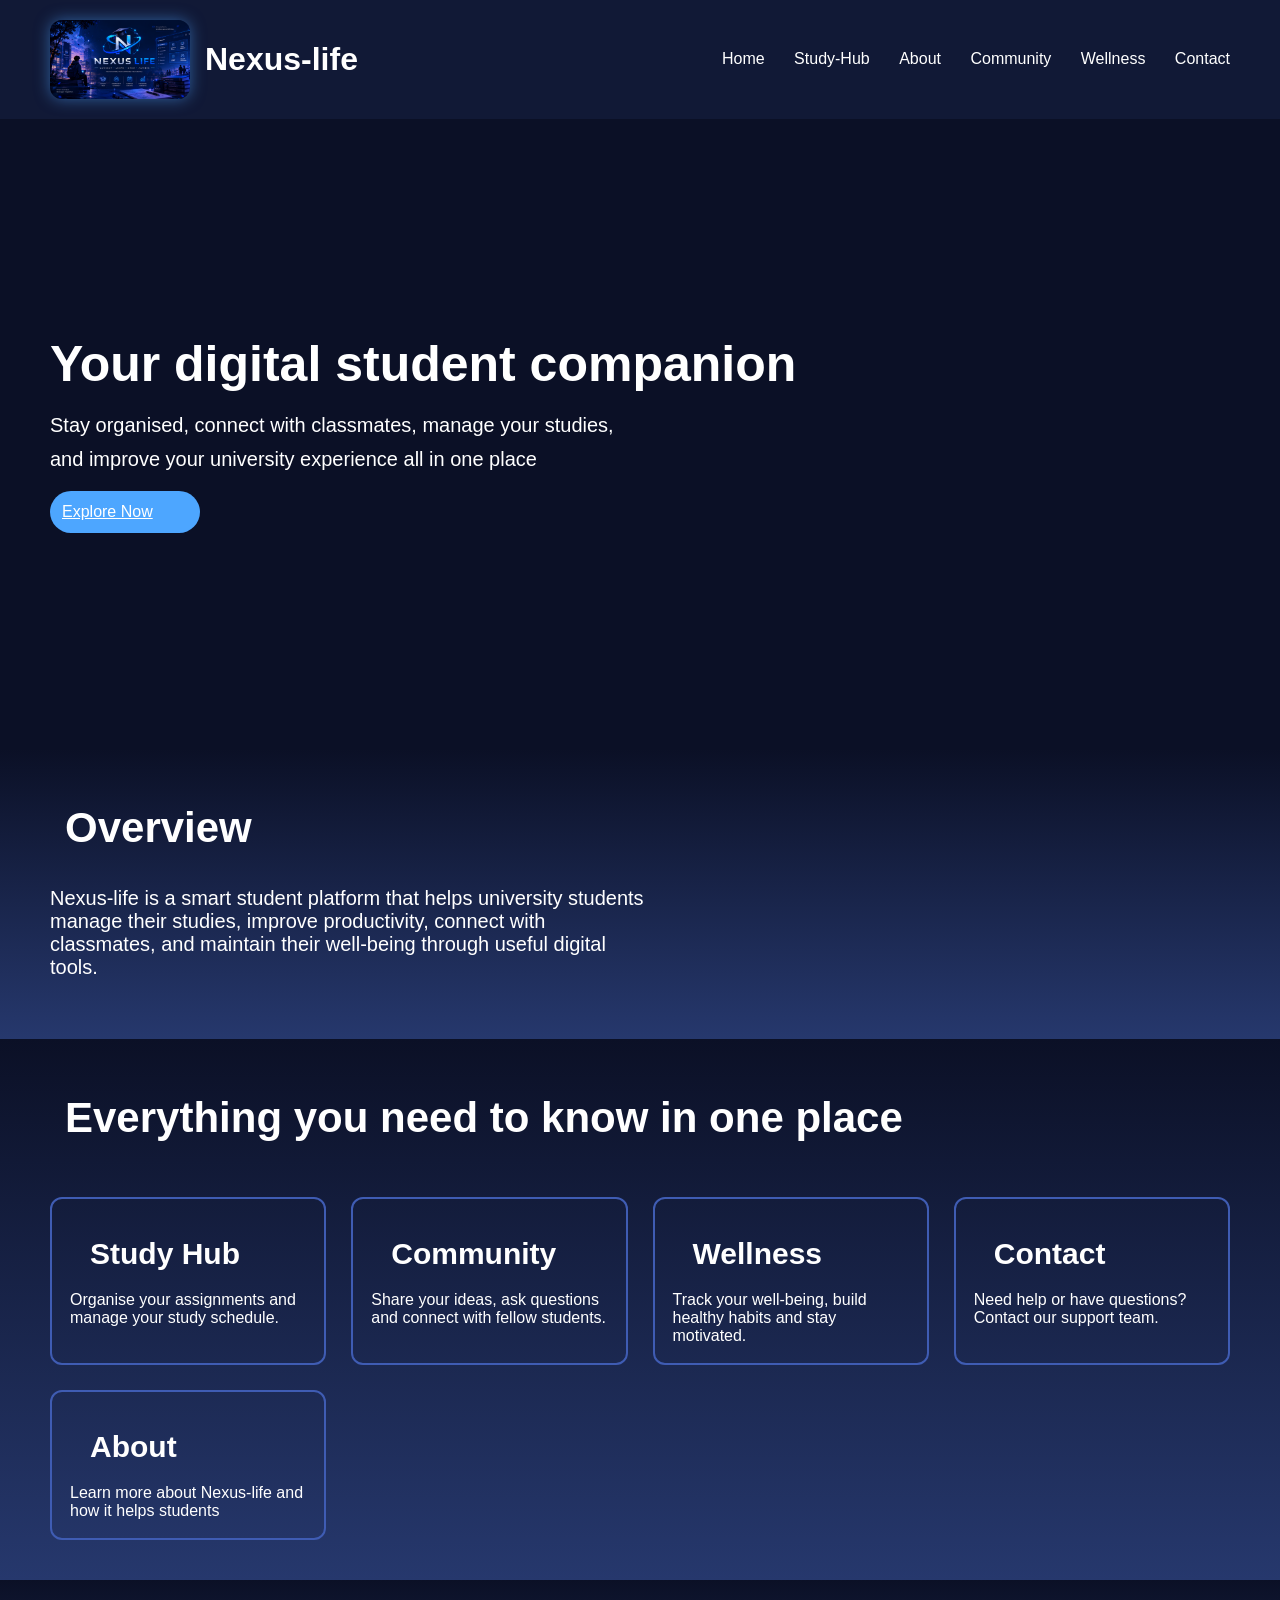
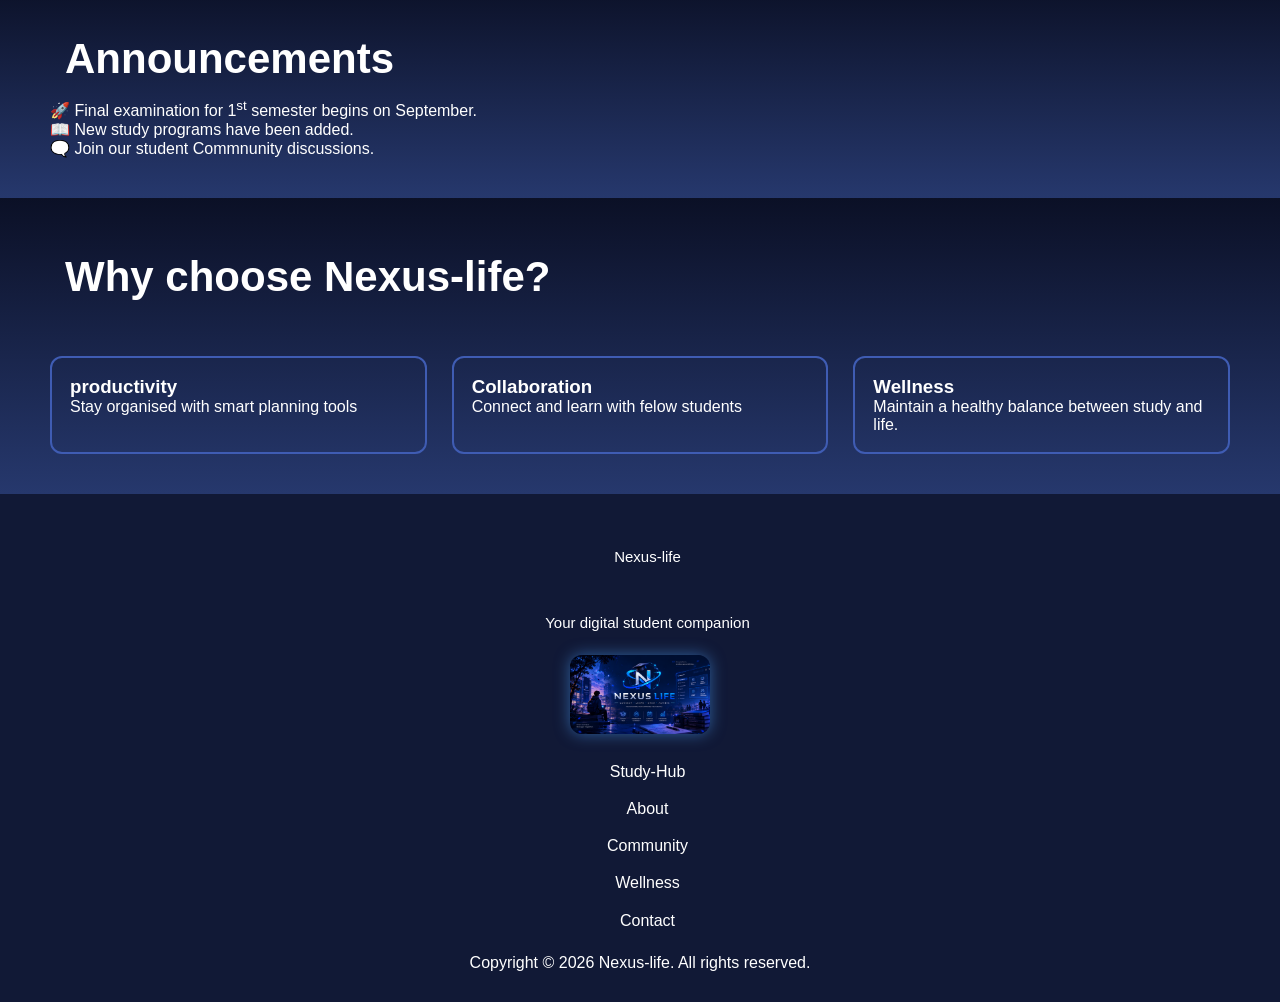
<file: index.html>
<!DOCTYPE html>
<html lang="en">

<head>
    <meta charset="UTF-8">
    <meta name="viewport" content="width=device-width, initial-scale=1.0">
    <title>Nexus-life | your digital student companion</title>
    <link rel="stylesheet" href="style.css">
</head>

<body>
    <header>
        <div class="brand">
            <img class="logo" src="nexus-img-logo.png" alt="Nexus-life logo">
            <h1>Nexus-life</h1>
        </div>
        <nav>
            <a href="index.html">Home</a>
            <a href="study.html">Study-Hub</a>
            <a href="about.html">About</a>
            <a href="community.html">Community</a>
            <a href="wellness.html">Wellness</a>
            <a href="contact.html">Contact</a>
        </nav>
    
    </header>
    <main>
        <section class="hero">
            <h2>Your digital student companion</h2>
            <p>Stay organised, connect with classmates, manage your studies, and improve your university experience all
                in one place</p>
            <a class="button" href="study.html">Explore Now</a>
        </section>
        <section class="overview">
            <h2>Overview</h2>
            <p>Nexus-life is a smart student platform that helps university students manage their studies, improve
                productivity, connect with classmates, and maintain their well-being through useful digital tools.</p>
        </section>
        <section class="features">
            <h2>Everything you need to know in one place</h2>
            <div class="feature-grid">
                <div class="feature-card">
                    <h3><a href="study.html">Study Hub</a></h3>
                    <p>Organise your assignments and manage your study schedule.</p>
                </div>
                <div class="feature-card">
                    <h3><a href="community.html">Community</a></h3>
                    <p>Share your ideas, ask questions and connect with fellow students.</p>
                </div>
                <div class="feature-card">
                    <h3><a href="wellness.html">Wellness</a></h3>
                    <p>Track your well-being, build healthy habits and stay motivated.</p>
                </div>
                <div class="feature-card">
                    <h3><a href="contact.html">Contact</a></h3>
                    <p>Need help or have questions? Contact our support team.</p>
                </div>
                <div class="feature-card">
                    <h3><a href="about.html">About</a></h3>
                    <p>Learn more about Nexus-life and how it helps students</p>
                </div>
            </div>
        </section>
        <section class="announcements">
            <h2>Announcements</h2>
            <ul>
                <li>🚀 Final examination for 1<sup>st</sup> semester begins on September.</li>
                <li>📖 New study programs have been added.</li>
                <li>🗨️ Join our student Commnunity discussions.</li>
            </ul>
        </section>
        <section class="nexus-life">
            <h2>Why choose Nexus-life?</h2>
            <div class="feature-grid">
                <div class="feature-card">
                    <h3>productivity</h3>
                    <p>Stay organised with smart planning tools</p>
                </div>
                <div class="feature-card">
                    <h3>Collaboration</h3>
                    <p>Connect and learn with felow students</p>
                </div>
                <div class="feature-card">
                    <h3>Wellness</h3>
                    <p>Maintain a healthy balance between study and life.</p>
                </div>
            </div>
        </section>
    </main>
    <footer>
        <p class="para">Nexus-life</p>
        <p class="para">Your digital student companion</p>
        <img id="imgs" src="nexus-img-logo.png" alt="nexus-img-logo">
        <ul id="names">
            <li><a href="study.html">Study-Hub</a></li>
            <li><a href="about.html">About</a></li>
            <li><a href="community.html">Community</a></li>
            <li><a href="wellness.html">Wellness</a></li>
            <li><a href="contact.html">Contact</a></li>
        </ul>
        <p id="foot"> Copyright &copy; 2026 Nexus-life. All rights reserved. </p>
    </footer>
    
</body>

</html>
</file>
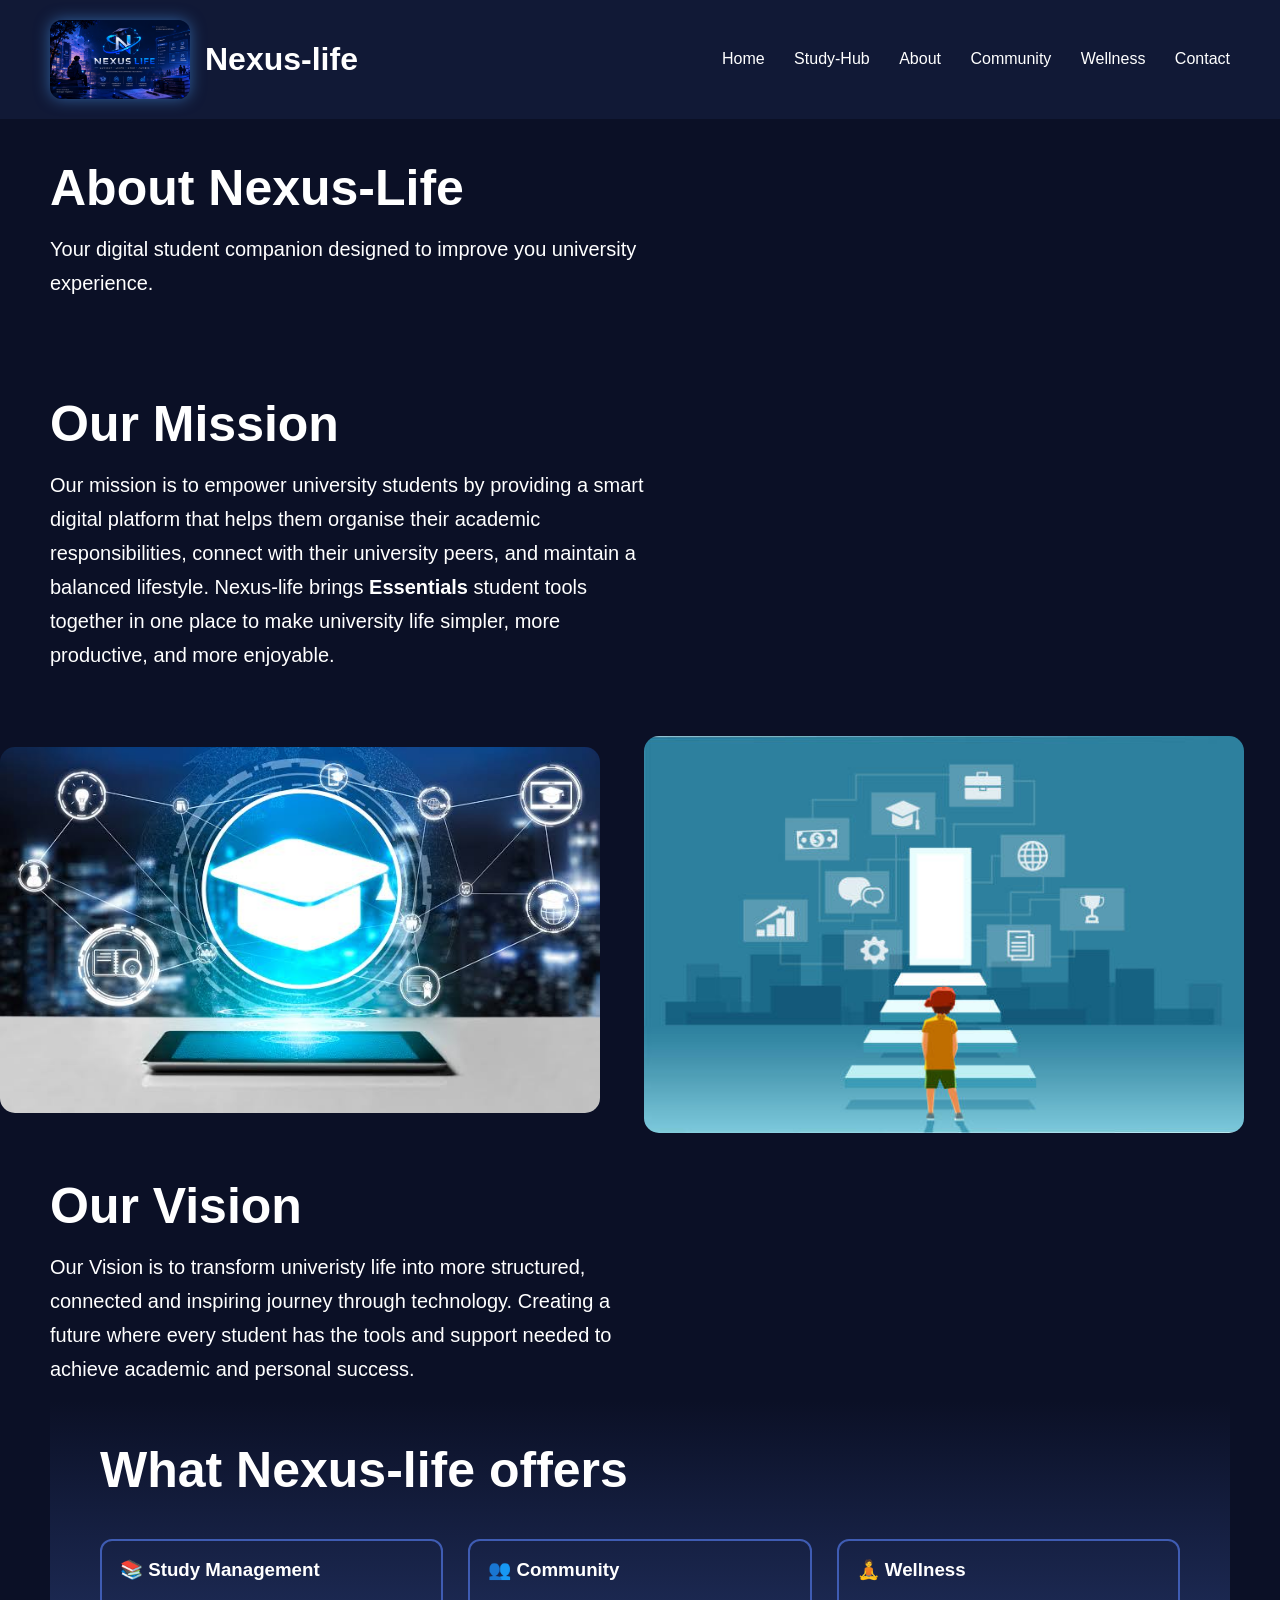
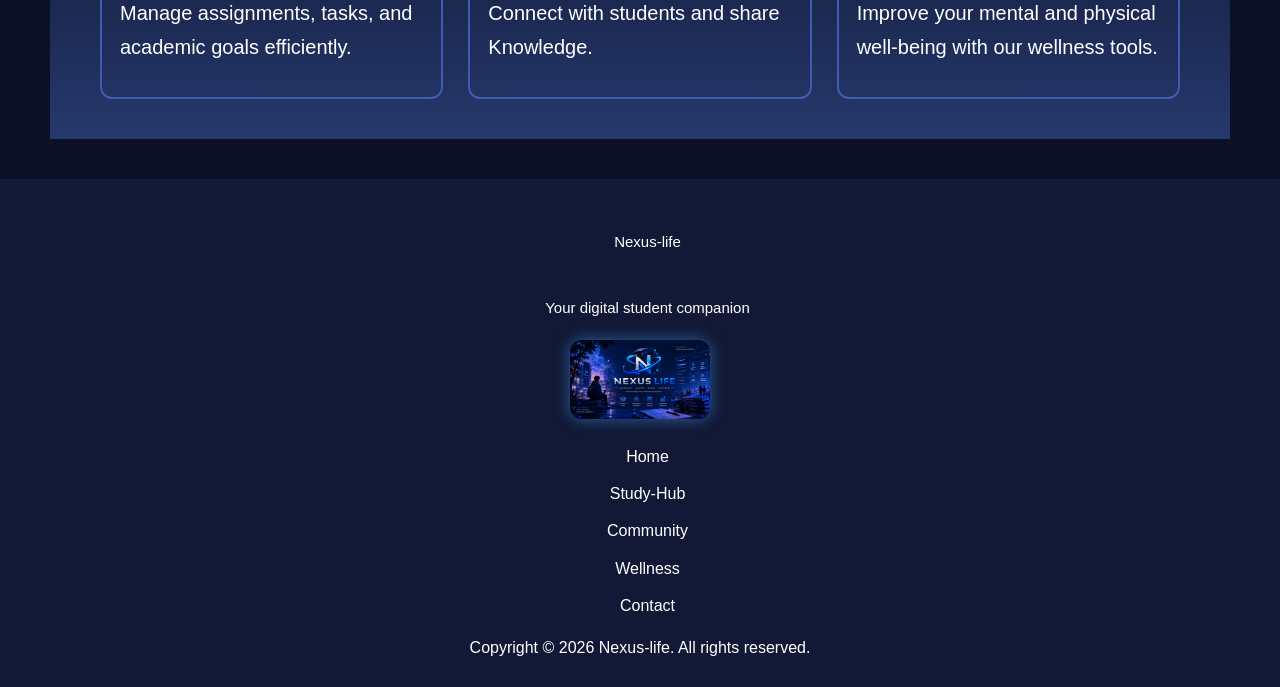
<file: about.html>
<!DOCTYPE html>
<html lang="en">

<head>
    <meta charset="UTF-8">
    <meta name="viewport" content="width=device-width, initial-scale=1.0">
    <title>About Us</title>
    <link rel="stylesheet" href="style.css">
</head>

<body>
    <header>
        <div class="brand">
            <img class="logo" src="nexus-img-logo.png" alt="Nexus-life logo">
            <h1>Nexus-life</h1>
        </div>
        <nav>
            <a href="index.html">Home</a>
            <a href="study.html">Study-Hub</a>
            <a href="about.html">About</a>
            <a href="community.html">Community</a>
            <a href="wellness.html">Wellness</a>
            <a href="contact.html">Contact</a>
        </nav>
        
    </header>
    <main>
        <section class="about-hero">
            <h2>About Nexus-Life</h2>
            <p>Your digital student companion designed to improve you
                university experience.
            </p>
        </section>
        <section class="mission">
            <h2>Our Mission</h2>
            <p>Our mission is to empower university students by providing a smart digital
                platform that helps them organise their academic responsibilities, connect
                with their university peers, and maintain a balanced lifestyle. Nexus-life
                brings <b>Essentials</b> student tools together in one place to make university life simpler,
                more productive, and more enjoyable.
            </p>
        </section>
        <img class="std" src="std-portal.jpg" alt="student portal"> <img class="std-1" src="std-portal2.jpg"
            alt="student portal">
        <section class="vision">
            <h2>Our Vision</h2>
            <p>Our Vision is to transform univeristy life into more structured, connected and inspiring journey
                through technology. Creating a future where every student has the tools and support needed to
                achieve academic and personal success.
            </p>
            <section class="features-card">
                <h2 class="feature-title">What Nexus-life offers</h2>
                <div class="about-grid">
                    <div class="about-card">
                        <h3> 📚 Study Management</h3>
                        <p>Manage assignments, tasks, and academic goals efficiently.</p>
                    </div>
                    <div class="about-card">
                        <h3> 👥 Community</h3>
                        <p>Connect with students and share Knowledge.</p>
                    </div>
                    <div class="about-card">
                        <h3> 🧘 Wellness</h3>
                        <p>Improve your mental and physical well-being with our wellness tools.</p>
                    </div>
                </div>

            </section>

    </main>
    <footer>
        <p class="para">Nexus-life</p>
        <p class="para">Your digital student companion</p>
        <img id="imgs" src="nexus-img-logo.png" alt="nexus-img-logo">
        <ul id="names">
            <li><a href="index.html">Home</a></li>
            <li><a href="study.html">Study-Hub</a></li>
            <li><a href="community.html">Community</a></li>
            <li><a href="wellness.html">Wellness</a></li>
            <li><a href="contact.html">Contact</a></li>
        </ul>
        <p id="foot"> Copyright &copy; 2026 Nexus-life. All rights reserved. </p>
    </footer>
    
</body>

</html>
</file>
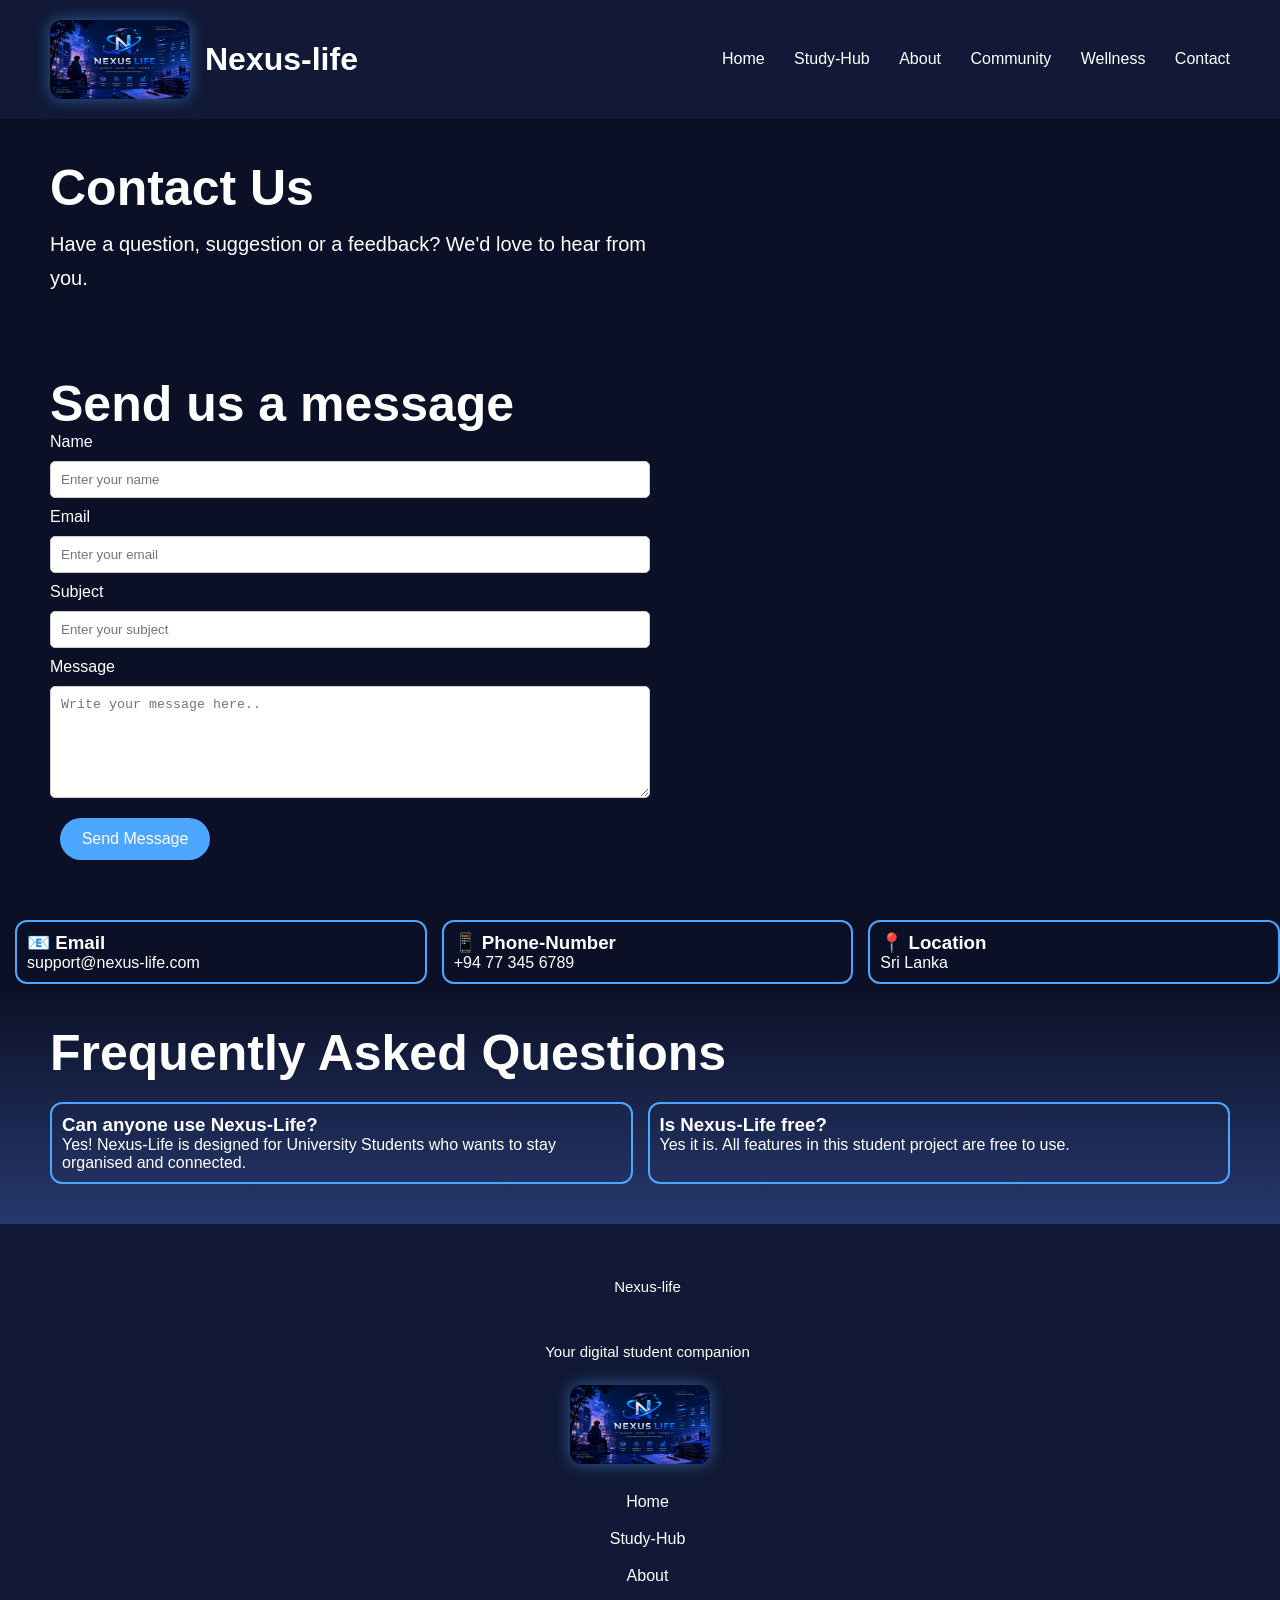
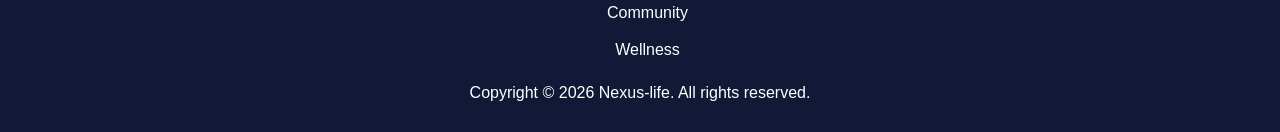
<file: contact.html>
<!DOCTYPE html>
<html lang="en">

<head>
    <meta charset="UTF-8">
    <meta name="viewport" content="width=device-width, initial-scale=1.0">
    <title>Contact</title>
    <link rel="stylesheet" href="style.css">
</head>

<body>
    <header>
        <div class="brand">
            <img class="logo" src="nexus-img-logo.png" alt="Nexus-life logo">
            <h1>Nexus-life</h1>
        </div>
        <nav>
            <a href="index.html">Home</a>
            <a href="study.html">Study-Hub</a>
            <a href="about.html">About</a>
            <a href="community.html">Community</a>
            <a href="wellness.html">Wellness</a>
            <a href="contact.html">Contact</a>
        </nav>
        
    </header>
    <main>
        <section class="contact-hero">
            <h2>Contact Us</h2>
            <p>Have a question, suggestion or a feedback? We'd love to hear from you.</p>
        </section>
        <section class="contact-form">
            <h2>Send us a message</h2>
            <label for="name">Name</label>
            <input type="text" id="name" placeholder="Enter your name">
            <label for="email">Email</label>
            <input type="email" id="email" placeholder="Enter your email">
            <label for="subject">Subject</label>
            <input type="text" id="subject" placeholder="Enter your subject">
            <label for="message">Message</label>
            <textarea id="message" rows="6" placeholder="Write your message here.."></textarea>
            <button class="button" id="sent-btn">Send Message</button>
            <p id="cont-p"></p>
        </section>
        <div class="info-grid">
            <div class="cont-card">
                <h3> 📧 Email </h3>
                <p>support@nexus-life.com</p>
            </div>
            <div class="cont-card">
                <h3> 📱 Phone-Number </h3>
                <p>+94 77 345 6789</p>
            </div>
            <div class="cont-card">
                <h3> 📍 Location </h3>
                <p>Sri Lanka</p>
            </div>
        </div>
        <section class="faq">
            <h2>Frequently Asked Questions</h2>
            <div class="faq-grid">
                <div class="faq-card">
                    <h3>Can anyone use Nexus-Life?</h3>
                    <p>Yes! Nexus-Life is designed for University Students who wants to stay organised and connected.
                    </p>
                </div>
                <div class="faq-card">
                    <h3>Is Nexus-Life free?</h3>
                    <p>Yes it is. All features in this student project are free to use.</p>
                </div>
            </div>
        </section>
    </main>
    <footer>
        <p class="para">Nexus-life</p>
        <p class="para">Your digital student companion</p>
        <img id="imgs" src="nexus-img-logo.png" alt="nexus-img-logo">
        <ul id="names">
            <li><a href="index.html">Home</a></li>
            <li><a href="study.html">Study-Hub</a></li>
            <li><a href="About.html">About</a></li>
            <li><a href="community.html">Community</a></li>
            <li><a href="wellness.html">Wellness</a></li>

        </ul>
        <p id="foot"> Copyright &copy; 2026 Nexus-life. All rights reserved. </p>
    </footer>
    <script src="contact.js"></script>
</body>

</html>
</file>
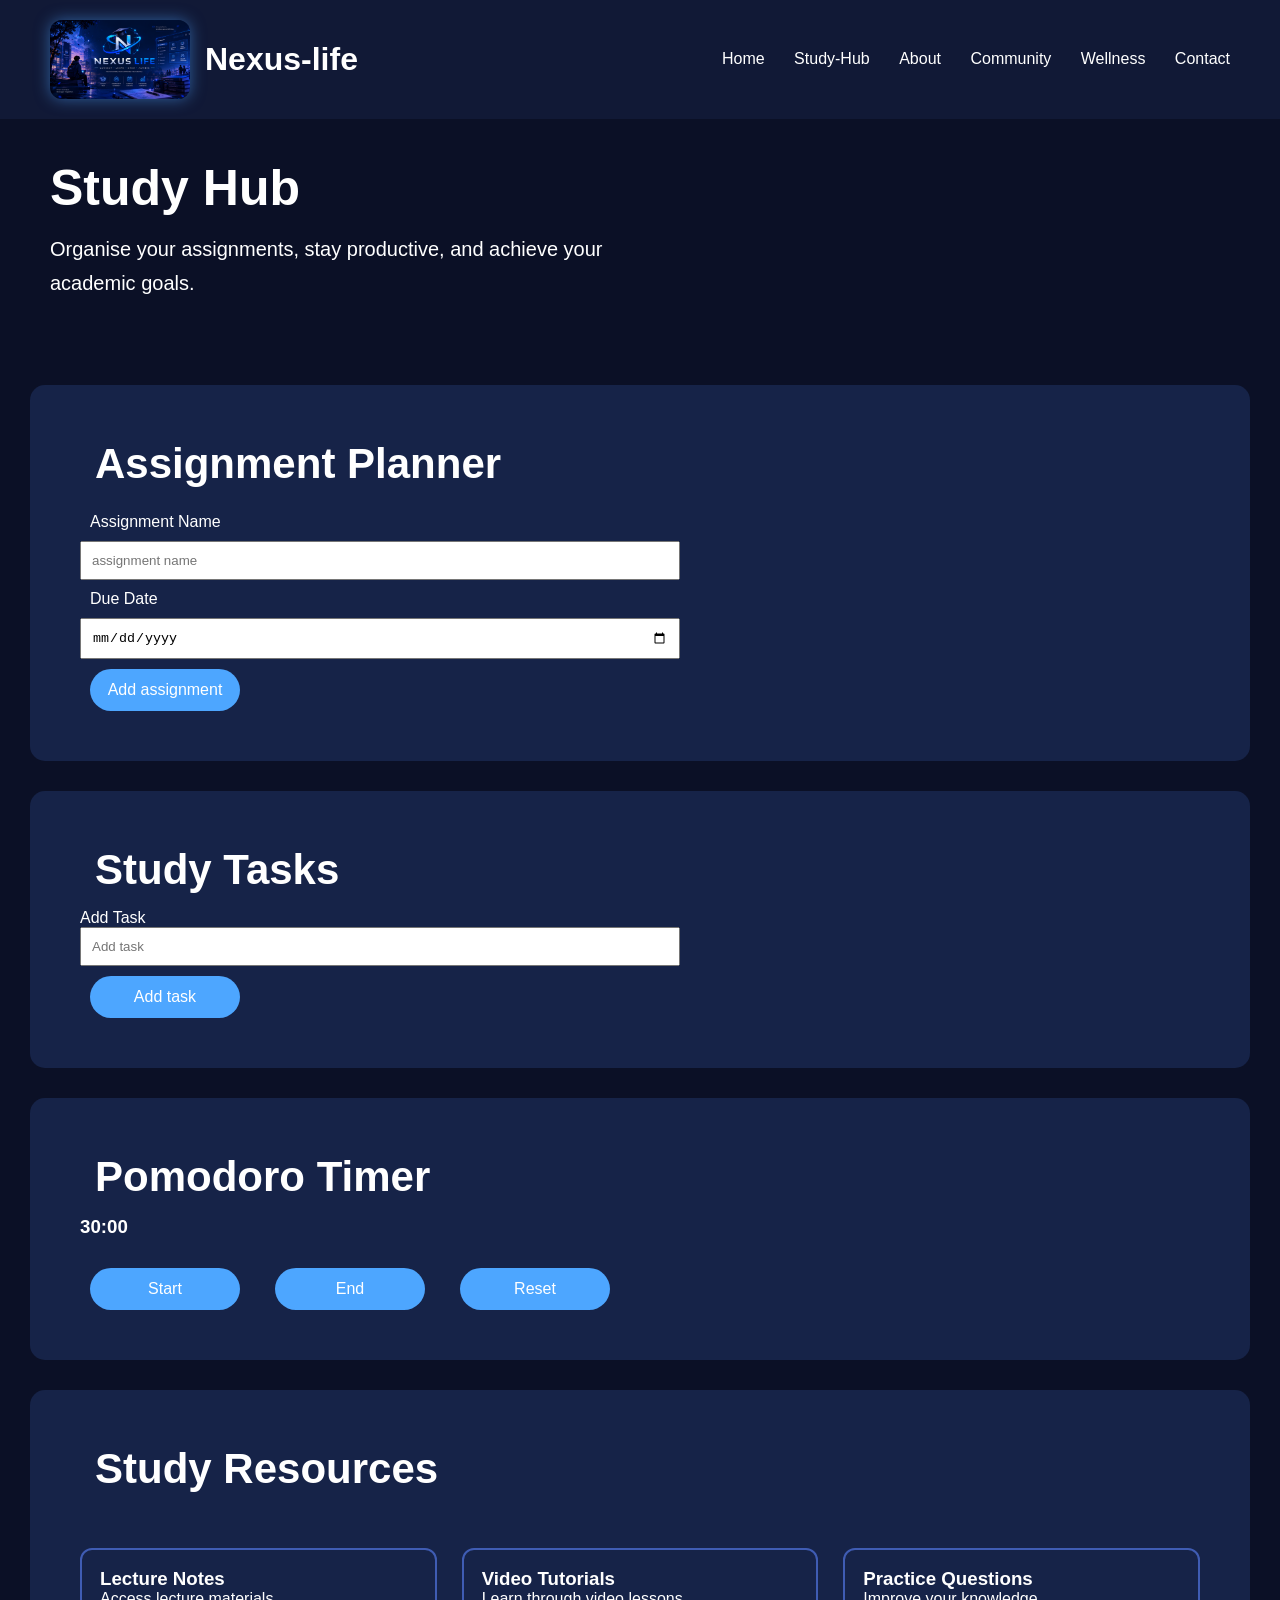
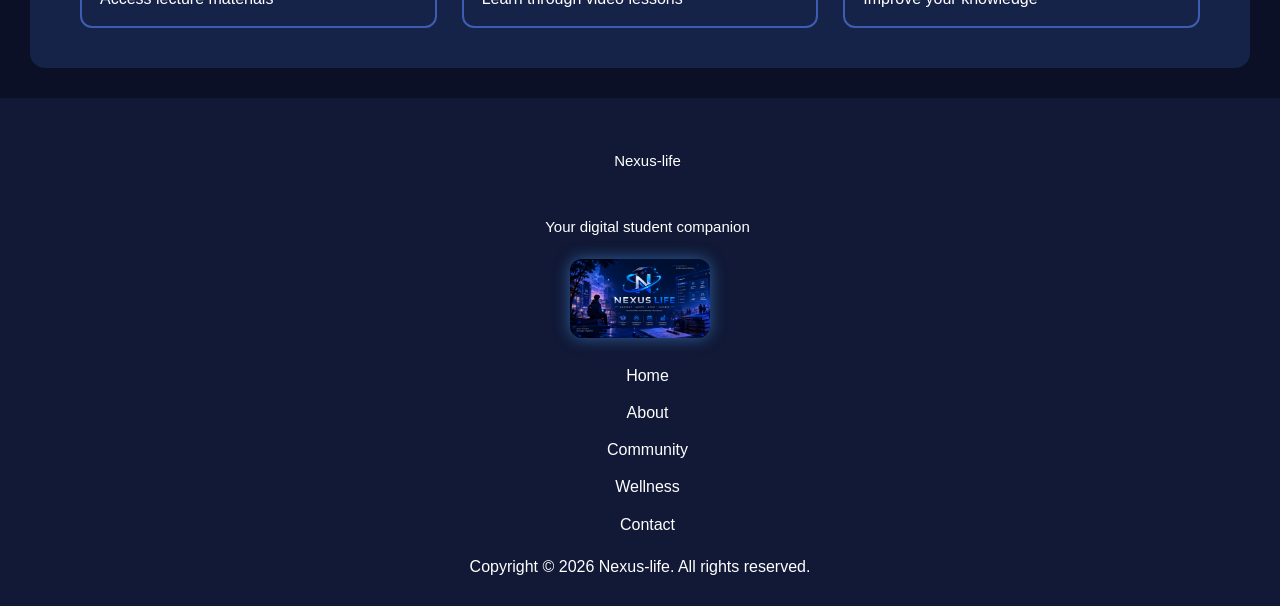
<file: study.html>
<!DOCTYPE html>
<html lang="en">

<head>
    <meta charset="UTF-8">
    <meta name="viewport" content="width=device-width, initial-scale=1.0">
    <title>Study-Hub</title>
    <link rel="stylesheet" href="style.css">
</head>

<body>
    <header>
        <div class="brand">
            <img class="logo" src="nexus-img-logo.png" alt="Nexus-life logo">
            <h1>Nexus-life</h1>
        </div>
        <nav>
            <a href="index.html">Home</a>
            <a href="study.html">Study-Hub</a>
            <a href="about.html">About</a>
            <a href="community.html">Community</a>
            <a href="wellness.html">Wellness</a>
            <a href="contact.html">Contact</a>
        </nav>
        
    </header>
    <main>
        <section class="study-hero">
            <h2>Study Hub</h2>
            <p>Organise your assignments, stay productive,
                and achieve your academic goals.
            </p>
        </section>
        <section class="planner">
        
            <h2>Assignment Planner</h2>
            <label for="Assignment-name">Assignment Name</label>
            <input type="text" id="Assignment-name"placeholder="assignment name">
            <label for="due-date">Due Date</label>
            <input type="date" id="due-date">
            <button class="button" id="add-btn" type="submit">Add assignment</button>
            
            <ul id="assignment-list">
                
            </ul>
        </section>
        <section class="todo">
            <h2>Study Tasks</h2>
            <label for="task">Add Task</label>
            <input type="text" id="task" placeholder="Add task">
            <button class="button" id="one-btn">Add task</button>
            <ul id="task-list">
        
            </ul>

        </section>
        <section class="timer">
            <h2>Pomodoro Timer</h2>
            <h3 id="timer">30:00</h3>
            <div class="button-group">
            <button class="button" id="start-btn">Start</button>
            <button class="button" id="end-btn">End</button>
            <button class="button" id="reset-btn">Reset</button>
            </div>
        </section>
        <section class="resources">
            <h2>Study Resources</h2>
            <div class="resource-grid">
                <div class="resource-card">
                    <h3>Lecture Notes</h3>
                    <p>Access lecture materials</p>
                </div>
                <div class="resource-card">
                    <h3>Video Tutorials</h3>
                    <p>Learn through video lessons</p>
                </div>
                <div class="resource-card">
                    <h3>Practice Questions</h3>
                    <p>Improve your knowledge</p>
                </div>
            </div>
        </section>
    </main>
    <footer>
        <p class="para">Nexus-life</p>
        <p class="para">Your digital student companion</p>
        <img id="imgs" src="nexus-img-logo.png" alt="nexus-img-logo">
        <ul id="names">
            <li><a href="index.html">Home</a></li>
            <li><a href="about.html">About</a></li>
            <li><a href="community.html">Community</a></li>
            <li><a href="wellness.html">Wellness</a></li>
            <li><a href="contact.html">Contact</a></li>
        </ul>
        <p id="foot"> Copyright &copy; 2026 Nexus-life. All rights reserved. </p>
    </footer>
    <script src="script.js"></script>
</body>

</html>
</file>
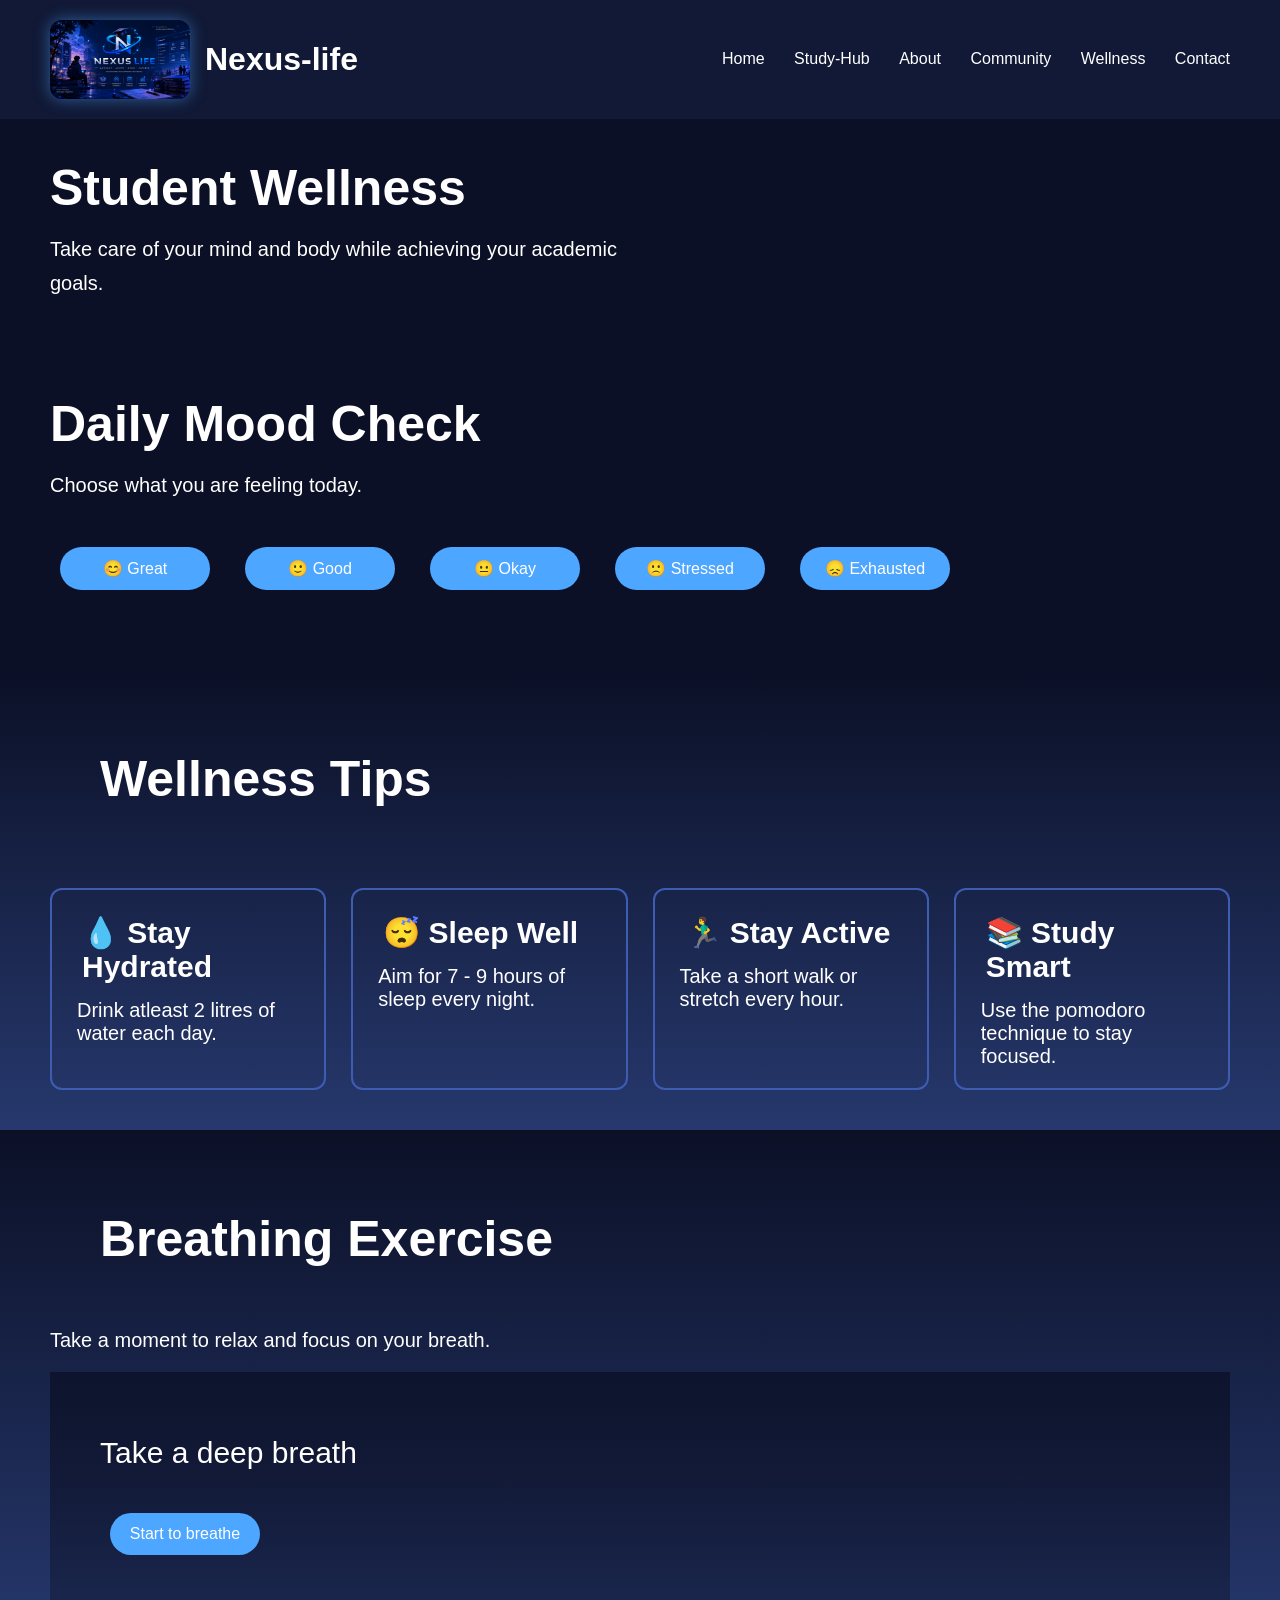
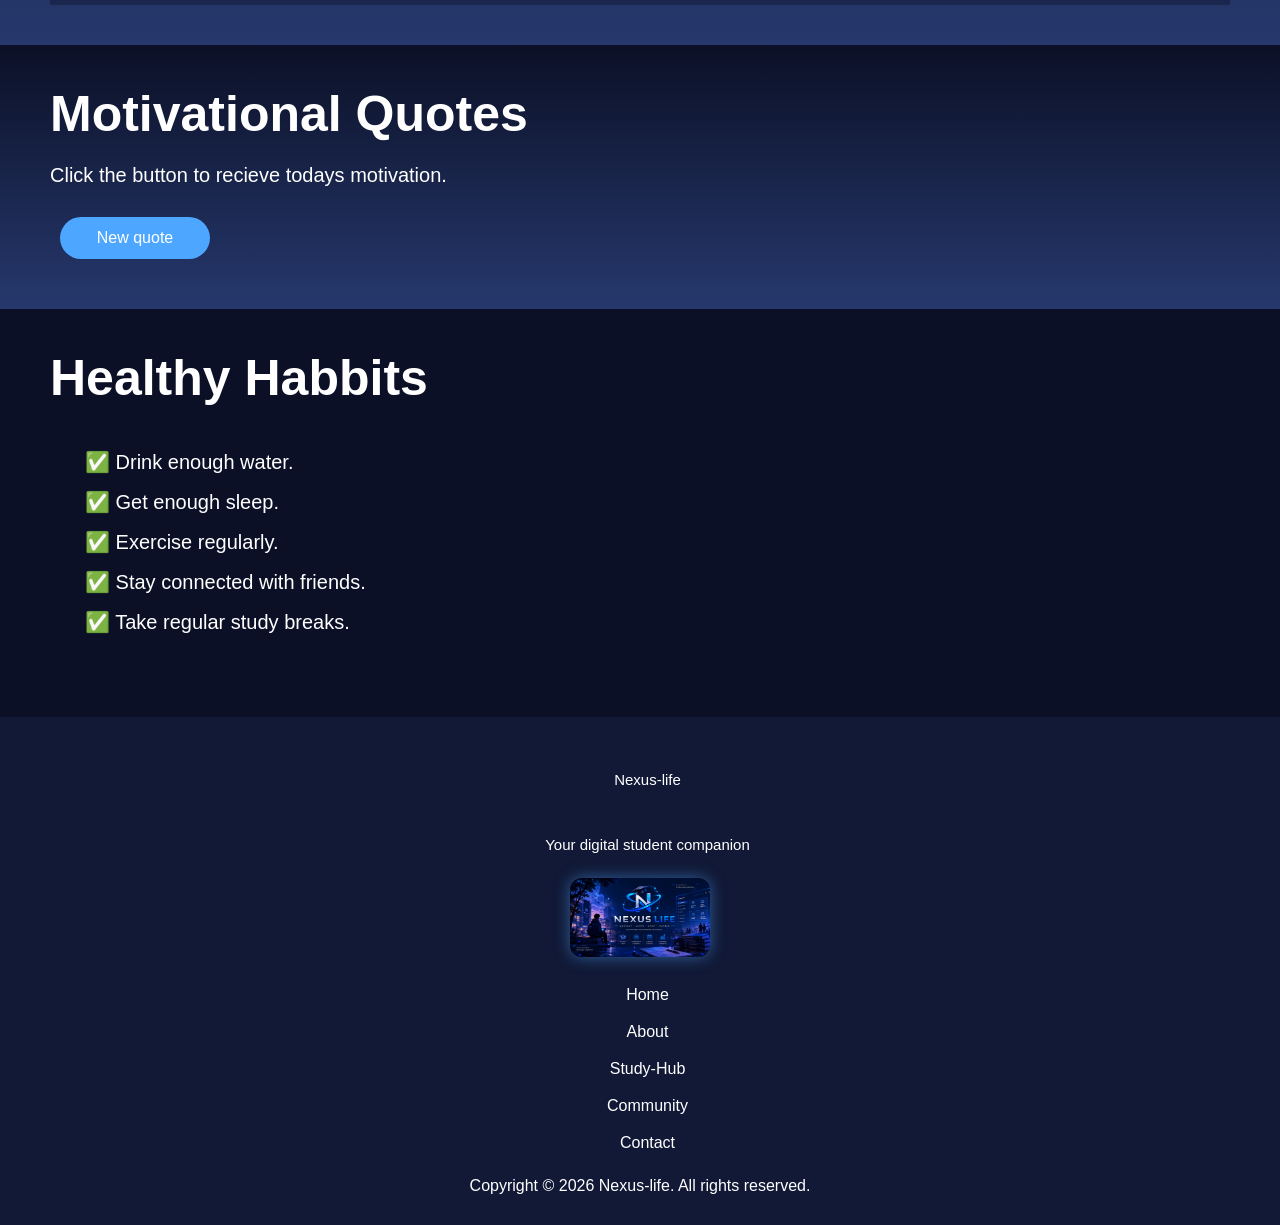
<file: wellness.html>
<!DOCTYPE html>
<html lang="en">

<head>
    <meta charset="UTF-8">
    <meta name="viewport" content="width=device-width, initial-scale=1.0">
    <title>Wellness Check</title>
    <link rel="stylesheet" href="style.css">
</head>

<body>
    <header>
        <div class="brand">
            <img class="logo" src="nexus-img-logo.png" alt="Nexus-life logo">
            <h1>Nexus-life</h1>
        </div>
        <nav>
            <a href="index.html">Home</a>
            <a href="study.html">Study-Hub</a>
            <a href="about.html">About</a>
            <a href="community.html">Community</a>
            <a href="wellness.html">Wellness</a>
            <a href="contact.html">Contact</a>
        </nav>
        
    </header>
    <main>
        <section class="wellness-hero">
            <h2>Student Wellness</h2>
            <p>Take care of your mind and body while achieving your academic goals.</p>
        </section>
        <section class="mood-check">
            <h2>Daily Mood Check</h2>
            <p>Choose what you are feeling today.</p>
            <div class="mood-btn">
                <button class="md-button">😊 Great</button>
                <button class="md-button">🙂 Good</button>
                <button class="md-button">😐 Okay</button>
                <button class="md-button">🙁 Stressed</button>
                <button class="md-button">😞 Exhausted</button>
            </div>
            <p id="mood-msg"></p>
        </section>
        <section class="wellness-tips">
            <h2> Wellness Tips</h2>
            <div class="tips">
                <div class="tip-card">
                    <h3> 💧 Stay Hydrated</h3>
                    <p>Drink atleast 2 litres of water each day.</p>
                </div>
                <div class="tip-card">
                    <h3> 😴 Sleep Well</h3>
                    <p>Aim for 7 - 9 hours of sleep every night.</p>
                </div>
                <div class="tip-card">
                    <h3> 🏃‍♂️ Stay Active</h3>
                    <p>Take a short walk or stretch every hour.</p>
                </div>
                <div class="tip-card">
                    <h3> 📚 Study Smart</h3>
                    <p>Use the pomodoro technique to stay focused.</p>
                </div>
            </div>
        </section>
        <section class="breathing">
            <h2>Breathing Exercise</h2>
            <p>Take a moment to relax and focus on your breath.</p>
            <div class="breathing-box">
                <p id="test">Take a deep breath</p>
                <button class="button" id="breath-btn">Start to breathe</button>
            </div>
        </section>
        <section class="motivation">
            <h2>Motivational Quotes</h2>
            <p id="quote">Click the button to recieve todays motivation.</p>
            <button class="button" id="quote-btn">New quote</button>
        </section>
        <section class="habits">
            <h2>Healthy Habbits</h2>
            <div class="hb">
                <p>✅ Drink enough water.</p>
                <p>✅ Get enough sleep.</p>
                <p>✅ Exercise regularly.</p>
                <p>✅ Stay connected with friends.</p>
                <p>✅ Take regular study breaks.</p>
            </div>
        </section>
    </main>
    <footer>
        <p class="para">Nexus-life</p>
        <p class="para">Your digital student companion</p>
        <img id="imgs" src="nexus-img-logo.png" alt="nexus-img-logo">
        <ul id="names">
            <li><a href="index.html">Home</a></li>
            <li><a href="about.html">About</a></li>
            <li><a href="study.html">Study-Hub</a></li>
            <li><a href="community.html">Community</a></li>
            <li><a href="contact.html">Contact</a></li>
        </ul>
        <p id="foot"> Copyright &copy; 2026 Nexus-life. All rights reserved. </p>
    </footer>
    <script src="wellness.js"></script>
</body>

</html>
</file>
<file: style.css>
* {
    margin: 0;
    padding: 0;
    box-sizing: border-box;
}

.brand {
    display: flex;
    align-items: center;
    gap: 15px;
}

body {
    font-family: Arial, sans-serif;
    background-color: #0b1026;
    color: white;
}

header {
    display: flex;
    align-items: center;
    justify-content: space-between;
    padding: 20px 50px;
    background-color: #111936;
}

.logo {
    width: 140px;
    border-radius: 12px;
    box-shadow: 0 0 15px rgba(77, 166, 255, 0.5);
}

nav a {
    color: white;
    text-decoration: none;
    margin-left: 25px;
}

nav a:hover {
    color: #4da6ff;
}

.hero {
    min-height: 70vh;
    display: flex;
    flex-direction: column;
    justify-content: center;
    padding: 40px 50px;
    background: linear-gradient(rgba(11, 16, 38, 0.8), rgba(11, 16, 38, 0.8));
}

.hero h2 {
    font-size: 50px;
}

.hero p {
    font-size: 20px;
    max-width: 600px;
    margin: 15px 0;
    line-height: 1.7;
}

.button {
    width: 150px;
    padding: 12px;
    border: none;
    border-radius: 25px;
    background-color: #4da6ff;
    color: white;
    font-size: 16px;
    cursor: pointer;
    transition: 0.3s ease,
        background-color 0.3s ease;
}

.button:hover {
    transform: scale(1.05);
}

.overview h2,
.features h2,
.announcements h2,
.nexus-life h2 {
    font-size: 42px;
    margin: 15px;
}

.overview p {
    font-size: 20px;
    max-width: 600px;
    margin: 20px 0;
}

.features h3 {
    font-size: 30px;
    padding: 20px;
}

.feature-card {
    border: 2px solid #3f5cb3;
    border-radius: 12px;
    padding: 18px;
    transition: 0.3s;

}

.feature-card a {
    color: white;
    text-decoration: none;
}

.feature-card:hover {
    transform: translateY(-8px);
    box-shadow: 0 0 20px rgba(77, 166, 255, .4);
}

#foot {
    text-align: center;
}

.feature-grid {
    display: grid;
    grid-template-columns: repeat(auto-fit, minmax(250px, 1fr));
    gap: 25px;
    margin-top: 40px;
}

.para {
    line-height: 1.7;
    font-size: 15px;
    margin-left: 15px;
    padding: 20px;
}

#names {
    line-height: 1.7;
    margin: 15px 10px;
}

#imgs {
    width: 140px;
    border-radius: 12px;
    box-shadow: 0 0 15px rgba(77, 166, 255, 0.5);
}

li {
    list-style: none;
}

li a {
    color: white;
    text-decoration: none;
    margin-left: 15px;
    padding: 5px;
    display: block;
}

li a:hover {
    color: #4da6ff;
}

.announcements p {
    font-size: 20px;
    display: flex;
    flex-direction: column;
    justify-content: center;
}

section {
    display: flex;
    flex-direction: column;
    justify-content: center;
    padding: 40px 50px;
    background: linear-gradient(#0b1026,
            #26386d);
}

footer {
    background-color: #111936;
    padding: 30px;
    text-align: center;
}





.study-hero {
    display: flex;
    flex-direction: column;
    justify-content: center;
    padding: 40px 50px;
    background: linear-gradient(rgba(11, 16, 38, 0.8), rgba(11, 16, 38, 0.7));
}

.study-hero h2 {
    font-size: 50px;
}

.study-hero p {
    font-size: 20px;
    margin: 15px 0;
    max-width: 600px;
    line-height: 1.7;
}

.planner h2,
.todo h2,
.timer h2,
.resources h2 {
    font-family: Arial, Helvetica, sans-serif;
    font-size: 42px;
    margin: 15px;
}

.planner label,
input,
button {
    max-width: 600px;
    padding: 10px 10px;
}

button {
    margin: 10px 10px;

}

.resources {
    padding: 40px 50px;
}

.resource-grid {
    display: grid;
    grid-template-columns: repeat(auto-fit, minmax(250px, 1fr));
    gap: 25px;
    margin-top: 40px;
}

.resource-card {
    border: 2px solid #3f5cb3;
    border-radius: 12px;
    padding: 18px;
    transition: 0.3s;
}

.resource-card:hover {
    transform: translateY(-8px);
    box-shadow: 0 0 20px rgba(77, 166, 255, .4);
}

.button-group {
    display: flex;
    gap: 15px;
    margin-top: 20px;
}

.planner,
.todo,
.timer,
.resources {

    padding: 40px 50px;

    background: #162348;

    margin: 30px;

    border-radius: 15px;
}

.completed {
    text-decoration: line-through;
    opacity: 0.6;
}

.complete-btn,
.delete-btn {
    padding: 5px 10px;
    border: none;
    border-radius: 5px;
    cursor: pointer;
    font-size: 13px;
    margin-left: 7px;
    transition: 0.3s ease;
}

.complete-btn {
    background-color: #2ecc71;
    color: white;
}

.complete-btn:hover {
    background-color: #27ae60;
    transform: scale(1.05);
}

.delete-btn {
    background-color: #e74c3c;
    color: white;
}

.delete-btn:hover {
    background-color: #c0392b;
    transform: scale(1.05);
}





.about-hero {
    display: flex;
    flex-direction: column;
    justify-content: center;
    padding: 40px 50px;
    background: linear-gradient(rgba(11, 16, 38, 0.8), rgba(11, 16, 38, 0.7));
}

.about-hero h2 {
    font-size: 50px;
}

.about-hero p {
    font-size: 20px;
    margin: 15px 0;
    max-width: 600px;
    line-height: 1.7;
}

.mission {
    display: flex;
    flex-direction: column;
    justify-content: center;
    padding: 40px 50px;
    background: linear-gradient(rgba(11, 16, 38, 0.8), rgba(11, 16, 38, 0.4));
}

.mission h2 {
    font-size: 50px;
}

.mission p {
    font-size: 20px;
    margin: 15px 0;
    max-width: 600px;
    line-height: 1.7;
    max-width: 600px;
}

.vision {
    display: flex;
    flex-direction: column;
    justify-content: center;
    padding: 40px 50px;
    background: linear-gradient(rgba(11, 16, 38, 0.8), rgba(11, 16, 38, 0.6));
}

.vision h2 {
    font-size: 50px;
}

.vision p {
    font-size: 20px;
    margin: 15px 0;
    max-width: 600px;
    line-height: 1.7;
}

.features-card {
    padding: 40px 50px;
}

.about-grid {
    display: grid;
    grid-template-columns: repeat(auto-fit, minmax(250px, 1fr));
    gap: 25px;
    margin-top: 40px;
}

.about-card {
    border: 2px solid #3f5cb3;
    border-radius: 12px;
    padding: 18px;
    transition: 0.3s;
}

.about-card:hover {
    transform: translateY(-8px);
    box-shadow: 0 0 20px rgba(77, 166, 255, .4);
}

.std {
    width: 600px;
    border-radius: 15px;
    margin: 20px auto;
}

.std-1 {
    width: 600px;
    border-radius: 15px;
    margin-left: 40px;
}





.community-hero {
    display: flex;
    flex-direction: column;
    justify-content: center;
    padding: 40px 50px;
    background: linear-gradient(rgba(11, 16, 38, 0.8), rgba(11, 16, 38, 0.7));
}

.community-hero h2 {
    font-size: 50px;
}

.community-hero p {
    font-size: 20px;
    margin: 15px 0;
    max-width: 600px;
    line-height: 1.7;
}

.forum {
    padding: 40px 50px;
    background: linear-gradient(rgba(11, 16, 38, 0.8), rgba(11, 16, 38, 0.4));
}

.forum.h2 {
    font-size: 50px;
}

.forum input,
.forum textarea {
    width: 100%;
    padding: 10px;
    margin: 10px 0;
    border-radius: 5px;
    border: 1px solid #ccc;
    max-width: 600px;
}

.forum button {
    padding: 10px 20px;
    border: none;
    border-radius: 5px;
    background-color: #4da6ff;
    color: white;
    cursor: pointer;
}

.comments {
    padding: 40px 50px;
    background: linear-gradient(rgba(11, 16, 38, 0.8), rgba(11, 16, 38, 0.4));
}

.comments h2 {
    font-size: 50px;
}




.wellness-hero {
    display: flex;
    flex-direction: column;
    justify-content: center;
    padding: 40px 50px;
    background: linear-gradient(rgba(11, 16, 38, 0.7), rgba(11, 16, 38, 0.5));
}

.wellness-hero h2 {
    font-size: 50px;
}

.wellness-hero p {
    font-size: 20px;
    margin: 15px 0;
    max-width: 600px;
    line-height: 1.7;
}

.mood-check {
    padding: 40px 50px;
    background: linear-gradient(rgba(11, 16, 38, 0.8), rgba(11, 16, 38, 0.4));
}

.mood-check h2 {
    font-size: 50px;
}

.mood-check p {
    font-size: 20px;
    margin: 15px 0;
    max-width: 600px;
    line-height: 1.7;
}

.mood-btn {
    display: flex;
    gap: 15px;
    margin-top: 20px;
}

.md-button {
    width: 150px;
    padding: 12px;
    border: none;
    border-radius: 25px;
    background-color: #4da6ff;
    color: white;
    font-size: 16px;
    cursor: pointer;
    transition: 0.3s ease,
        background-color 0.3s ease;
}

.md-button:hover {
    transform: scale(1.05);
}

.wellness-tips h2,
.breathing h2 {
    font-size: 50px;
    padding: 40px 50px;
    display: flex;
    flex-direction: column;
    justify-content: center;
}

.tips {
    display: grid;
    grid-template-columns: repeat(auto-fit, minmax(250px, 1fr));
    gap: 25px;
    margin-top: 40px;
}

.tip-card {
    padding: 15px 20px;
    border: 2px solid #3f5cb3;
    border-radius: 12px;
    transition: 0.3s;
}

.tip-card:hover {
    transform: translateY(-8px);
    box-shadow: 0 0 20px rgba(77, 166, 255, .4);
}

.tip-card h3 {
    font-size: 30px;
    padding: 10px
}

.tip-card p {
    font-size: 20px;
    padding: 5px;
}

.breathing p {
    font-size: 20px;
    margin: 15px 0;
    max-width: 600px;
    line-height: 1.7;
}

.breathing-box {
    padding: 40px 50px;
    background: linear-gradient(rgba(11, 16, 38, 0.8), rgba(11, 16, 38, 0.4));
}

.breathing-box p {
    font-size: 30px;
    padding-bottom: 10px;
}

.motivation h2 {
    font-size: 50px;
}

.motivation p {
    font-size: 20px;
    margin: 15px 0;
    max-width: 600px;
    line-height: 1.7;
}

.habits {
    display: flex;
    flex-direction: column;
    justify-content: center;
    padding: 40px 50px;
    background: linear-gradient(rgba(11, 16, 38, 0.8), rgba(11, 16, 38, 0.4));
}

.habits h2 {
    font-size: 50px;
}

.hb {
    font-size: 20px;
    padding: 20px;
    line-height: 2;
    margin: 15px;
}


.contact-hero {
    display: flex;
    flex-direction: column;
    justify-content: center;
    padding: 40px 50px;
    background: linear-gradient(rgba(11, 16, 38, 0.7), rgba(11, 16, 38, 0.5));
}

.contact-hero h2,
.contact-form h2,
.faq h2 {
    font-size: 50px;
}

.contact-hero p {
    padding-top: 10px;
    font-size: 20px;
    max-width: 600px;
    line-height: 1.7;
}

.contact-form {
    padding: 40px 50px;
    background: linear-gradient(rgba(11, 16, 38, 0.8), rgba(11, 16, 38, 0.4));
}

.contact-form input,
.contact-form textarea {
    width: 100%;
    padding: 10px;
    margin: 10px 0;
    border-radius: 5px;
    border: 1px solid #ccc;
    max-width: 600px;
}

.info-grid {
    display: grid;
    grid-template-columns: repeat(auto-fit, minmax(250px, 1fr));
    gap: 15px;
    margin-top: 10px;
    margin-left: 15px;
}

.cont-card {
    padding: 10px;
    border: 2px solid #4da6ff;
    border-radius: 12px;
    transition: 0.3s;
}

.cont-card:hover {
    transform: translateY(-8px);
    box-shadow: 0 0 20px rgba(77, 166, 255, .4);
}

.faq-grid {
    display: grid;
    grid-template-columns: repeat(auto-fit, minmax(250px, 1fr));
    gap: 15px;
    margin-top: 20px;
}

.faq-card {
    padding: 10px;
    border: 2px solid #4da6ff;
    border-radius: 12px;
    transition: 0.3s;
    max-width: 600px;
}

.faq-card:hover {
    transform: translateY(-8px);
    box-shadow: 0 0 20px rgba(77, 166, 255, .4);
}

/* ===========================
   Responsive Design
=========================== */

@media (max-width: 768px) {

    header {
        flex-direction: column;
        align-items: center;
        text-align: center;
    }

    nav {
        display: flex;
        flex-direction: column;
        gap: 15px;
        margin-top: 20px;
    }

    .home-hero,
    .study-hero,
    .about-hero,
    .community-hero,
    .wellness-hero,
    .contact-hero {

        padding: 25px;

    }

    .home-hero h2,
    .study-hero h2,
    .about-hero h2,
    .community-hero h2,
    .wellness-hero h2,
    .contact-hero h2 {

        font-size: 36px;

    }

    .home-hero p,
    .study-hero p,
    .about-hero p,
    .community-hero p,
    .wellness-hero p,
    .contact-hero p {

        font-size: 18px;

    }

    .std,
    .std-1 {

        width: 100%;
        max-width: 500px;
        height: auto;

    }

    input,
    textarea {

        width: 100%;

    }

    .button {

        width: 100%;

    }

    footer {

        text-align: center;

    }

    #names {

        display: flex;
        flex-direction: column;
        gap: 10px;

    }
}
</file>
